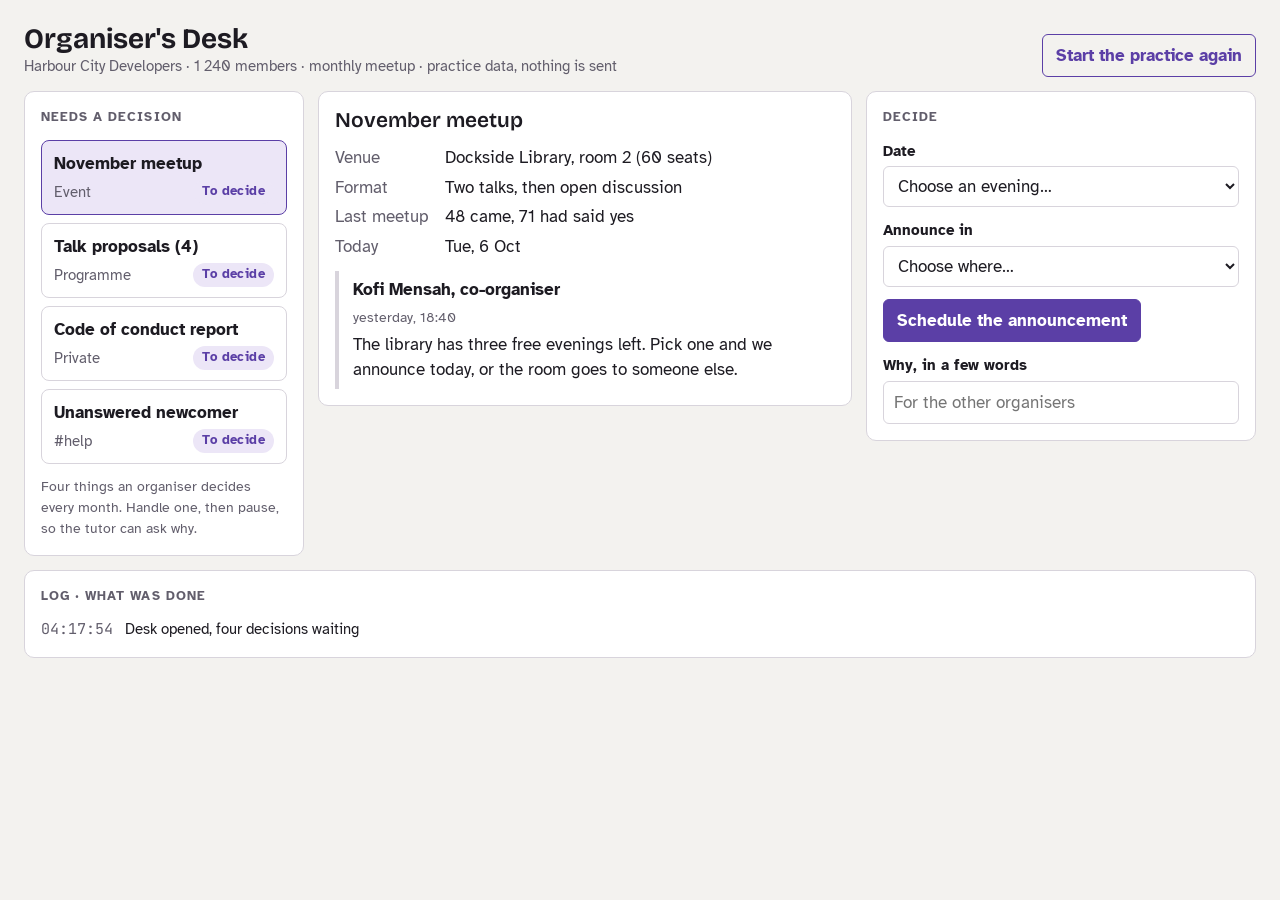
<file: tests/screens/community-desk.html>
<!doctype html>
<html lang="en">
<meta charset="utf-8">
<meta name="viewport" content="width=device-width, initial-scale=1">
<title>Organiser's Desk</title>
<link rel="preconnect" href="https://fonts.googleapis.com">
<link rel="stylesheet" href="https://fonts.googleapis.com/css2?family=Atkinson+Hyperlegible:wght@400;700&family=Bricolage+Grotesque:opsz,wght@12..96,600;12..96,700&family=JetBrains+Mono:wght@400;500&display=swap">
<style>
/* Layout: a community organiser's workspace. What needs a decision on the left, the item open in the middle, the decision tools on the right, the log underneath. Large type, legible on a screen captured at two frames a second. */
:root {
  --bg: #f3f2ef; --panel: #ffffff; --ink: #1d1b22; --muted: #625e6c; --line: #d8d4dc;
  --accent: #5b3fa6; --accent-ink: #ffffff; --sel: #ece6f7;
  --ok: #1f7a4a; --ok-soft: #e0f2e8; --warn: #93600a; --warn-soft: #fbefd8; --bad: #b4232f; --bad-soft: #fbe2e4;
  --display: "Bricolage Grotesque", "Avenir Next", system-ui, sans-serif;
  --body: "Atkinson Hyperlegible", system-ui, -apple-system, "Segoe UI", sans-serif;
  --mono: "JetBrains Mono", ui-monospace, Menlo, monospace;
}
@media (prefers-color-scheme: dark) { :root:not([data-theme="light"]) {
  --bg: #141217; --panel: #1d1a22; --ink: #ece9f1; --muted: #a39dad; --line: #35303d;
  --accent: #b39cf0; --accent-ink: #17121f; --sel: #2b2240;
  --ok: #67d39a; --ok-soft: #173225; --warn: #f2bd5c; --warn-soft: #3a2d12; --bad: #ff8c94; --bad-soft: #3f1c20; color-scheme: dark } }
:root[data-theme="dark"] {
  --bg: #141217; --panel: #1d1a22; --ink: #ece9f1; --muted: #a39dad; --line: #35303d;
  --accent: #b39cf0; --accent-ink: #17121f; --sel: #2b2240;
  --ok: #67d39a; --ok-soft: #173225; --warn: #f2bd5c; --warn-soft: #3a2d12; --bad: #ff8c94; --bad-soft: #3f1c20; color-scheme: dark }

* { box-sizing: border-box; }
body { background: var(--bg); color: var(--ink); font: 17px/1.5 var(--body); padding-inline: 16px; padding-block: 16px 28px; }
.wrap { max-width: 1400px; margin: 0 auto; display: grid; gap: 14px; }
header { display: flex; flex-wrap: wrap; align-items: end; justify-content: space-between; gap: 8px 20px; }
h1 { margin: 0; font: 700 28px/1.1 var(--display); text-wrap: balance; }
h3 { margin: 0; font: 600 21px/1.2 var(--display); text-wrap: balance; }
.sub { color: var(--muted); font-size: 15px; }
.mono { font-family: var(--mono); font-variant-numeric: tabular-nums; }
.desk { display: grid; grid-template-columns: minmax(0, 280px) minmax(0, 1fr) minmax(0, 390px); gap: 14px; align-items: start; }
@media (max-width: 1050px) { .desk { grid-template-columns: minmax(0, 1fr); } }
.panel { background: var(--panel); border: 1px solid var(--line); border-radius: 10px; padding: 16px; display: grid; gap: 12px; min-width: 0; }
.panel h2 { margin: 0; font-size: 13px; letter-spacing: .08em; text-transform: uppercase; color: var(--muted); font-weight: 700; }

.queue { list-style: none; margin: 0; padding: 0; display: grid; gap: 8px; }
.queue button { width: 100%; text-align: left; font: inherit; color: inherit; background: transparent; border: 1px solid var(--line);
  border-radius: 8px; padding: 10px 12px; display: grid; gap: 4px; cursor: pointer; }
.queue button[aria-current="true"] { background: var(--sel); border-color: var(--accent); }
.queue .who { font-weight: 700; }
.queue .meta { display: flex; justify-content: space-between; align-items: center; gap: 8px; color: var(--muted); font-size: 15px; }

.chip { display: inline-block; font-size: 13px; font-weight: 700; letter-spacing: .03em; padding: 2px 9px; border-radius: 99px; white-space: nowrap; }
.chip.todo { background: var(--sel); color: var(--accent); }
.chip.ok { background: var(--ok-soft); color: var(--ok); }
.chip.warn { background: var(--warn-soft); color: var(--warn); }
.chip.bad { background: var(--bad-soft); color: var(--bad); }

.message { border-left: 4px solid var(--line); padding: 6px 0 6px 14px; display: grid; gap: 4px; }
.message .from { font-weight: 700; }
.message .when { color: var(--muted); font-size: 14px; }
.message p { margin: 0; max-width: 65ch; }
dl.facts { margin: 0; display: grid; grid-template-columns: max-content minmax(0, 1fr); gap: 4px 16px; }
dl.facts dt { color: var(--muted); }
dl.facts dd { margin: 0; min-width: 0; overflow-wrap: anywhere; }
.talks { list-style: none; margin: 0; padding: 0; display: grid; gap: 10px; }
.talk { border: 1px solid var(--line); border-radius: 8px; padding: 12px; display: grid; gap: 6px; }
.talk .top { display: flex; flex-wrap: wrap; justify-content: space-between; gap: 6px 12px; align-items: baseline; }
.talk .title { font-weight: 700; }
.talk .by { color: var(--muted); font-size: 15px; }

.tools { display: grid; gap: 12px; }
.field { display: grid; gap: 4px; }
label, .label { font-size: 15px; font-weight: 700; }
select, input[type="text"] { font: inherit; color: var(--ink); background: var(--panel); border: 1px solid var(--line); border-radius: 6px; padding: 8px 10px; width: 100%; }
.checks { display: grid; gap: 6px; }
.checks label { font-weight: 400; display: flex; gap: 8px; align-items: center; }
.btn { font: inherit; font-weight: 700; border-radius: 6px; padding: 8px 13px; cursor: pointer; border: 1px solid var(--accent); background: transparent; color: var(--accent); }
.btn.primary { background: var(--accent); color: var(--accent-ink); }
.btn:disabled { opacity: .45; cursor: not-allowed; }
.actions { display: flex; flex-wrap: wrap; gap: 8px; }
button:focus-visible, select:focus-visible, input:focus-visible { outline: 3px solid var(--accent); outline-offset: 2px; }
.banner { border-radius: 6px; padding: 10px 12px; font-weight: 700; }
.banner.ok { background: var(--ok-soft); color: var(--ok); }
.banner.bad { background: var(--bad-soft); color: var(--bad); }
.banner.warn { background: var(--warn-soft); color: var(--warn); }
.note { color: var(--muted); font-size: 14px; margin: 0; }

.journal ol { margin: 0; padding: 0; list-style: none; display: grid; gap: 4px; max-height: 220px; overflow-y: auto; }
.journal li { display: grid; grid-template-columns: max-content minmax(0, 1fr); gap: 12px; font-size: 15px; }
.journal time { color: var(--muted); font-family: var(--mono); }
@media (prefers-reduced-motion: no-preference) { .flash { animation: flash .9s ease-out; } }
@keyframes flash { from { background: var(--sel); } to { background: transparent; } }
</style>

<div class="wrap">
  <header>
    <div>
      <h1>Organiser's Desk</h1>
      <div class="sub">Harbour City Developers · 1 240 members · monthly meetup · practice data, nothing is sent</div>
    </div>
    <button class="btn" id="reset" type="button">Start the practice again</button>
  </header>

  <div class="desk">
    <section class="panel" aria-labelledby="q-title">
      <h2 id="q-title">Needs a decision</h2>
      <ul class="queue" id="queue"></ul>
      <p class="note">Four things an organiser decides every month. Handle one, then pause, so the tutor can ask why.</p>
    </section>
    <section class="panel" id="detail" aria-live="polite"></section>
    <section class="panel" aria-labelledby="t-title">
      <h2 id="t-title">Decide</h2>
      <div class="tools" id="tools"></div>
      <div class="field">
        <label for="memo">Why, in a few words</label>
        <input type="text" id="memo" placeholder="For the other organisers">
      </div>
      <div id="banner" class="banner" hidden></div>
    </section>
  </div>

  <section class="panel journal" aria-labelledby="j-title">
    <h2 id="j-title">Log · what was done</h2>
    <ol id="journal" aria-live="polite"></ol>
  </section>
</div>

<script>
const TODAY = new Date(2026, 9, 6);
const day = (d) => d.toLocaleDateString("en-GB", { weekday: "short", day: "numeric", month: "short" });
const plus = (n) => new Date(TODAY.getTime() + n * 86400000);
const ORGANISERS = ["Amara Okafor", "Kofi Mensah", "Léa Martin", "Tomás Ruiz"];

const ITEMS = [
  { id: "meetup", who: "November meetup", tag: "Event" },
  { id: "talks", who: "Talk proposals (4)", tag: "Programme" },
  { id: "report", who: "Code of conduct report", tag: "Private" },
  { id: "newcomer", who: "Unanswered newcomer", tag: "#help" },
];
const TALKS = [
  { title: "Shipping a Django app on a 5 € server", by: "Yaw Boateng · first talk ever", note: "Draft slides attached, 25 minutes." },
  { title: "Why you should buy CloudForge Enterprise", by: "Sales team, CloudForge Inc.", note: "Offers to sponsor the pizza if accepted." },
  { title: "Accessibility testing with a screen reader, live", by: "Nadia Haddad · spoke twice before", note: "Needs a microphone and the projector sound." },
  { title: "Rust vs Go: which one wins?", by: "Jonas Weber", note: "Abstract is two lines long." },
];

const $ = (id) => document.getElementById(id);
const el = (tag, cls, text) => { const e = document.createElement(tag); if (cls) e.className = cls; if (text != null) e.textContent = text; return e; };

function fresh() {
  return { current: 0, memo: {}, status: { meetup: "todo", talks: "todo", report: "todo", newcomer: "todo" },
    meetup: { date: "", channel: "" }, talks: TALKS.map(() => ""), report: { picked: [] }, newcomer: "" };
}
function load() { try { const s = JSON.parse(localStorage.getItem("organiser-desk")); if (s && s.status) return s; } catch {} return fresh(); }
function save() { try { localStorage.setItem("organiser-desk", JSON.stringify(state)); } catch {} }
let state = load(), journal = [];

const STATUS = { todo: ["To decide", "todo"], ok: ["Done", "ok"], warn: ["Done, with a risk", "warn"], bad: ["Blocked", "bad"] };

function log(text) {
  const t = new Date().toLocaleTimeString("en-GB", { hour: "2-digit", minute: "2-digit", second: "2-digit" });
  journal.unshift([t, text]);
  $("journal").replaceChildren(...journal.map(([time, what]) => { const li = el("li"); li.append(el("time", null, time), el("span", null, what)); return li; }));
  $("journal").firstChild.classList.add("flash");
}
function banner(kind, text) { const b = $("banner"); b.hidden = !text; b.className = "banner " + kind; b.textContent = text || ""; }
function done(id, kind, text, line) { state.status[id] = kind; save(); renderQueue(); banner(kind, text); log(line); }

function renderQueue() {
  $("queue").replaceChildren(...ITEMS.map((it, i) => {
    const li = el("li"), b = el("button"); b.type = "button"; b.setAttribute("aria-current", String(i === state.current));
    const [label, kind] = STATUS[state.status[it.id]];
    const meta = el("span", "meta"); meta.append(el("span", null, it.tag), el("span", "chip " + kind, label));
    b.append(el("span", "who", it.who), meta);
    b.addEventListener("click", () => { state.current = i; save(); render(); log(`Opened: ${it.who}`); });
    li.append(b); return li;
  }));
}

function message(from, when, text) {
  const m = el("div", "message"); m.append(el("span", "from", from), el("span", "when", when), el("p", null, text)); return m;
}

const VIEWS = {
  meetup() {
    const d = $("detail"), t = $("tools");
    const facts = el("dl", "facts");
    for (const [k, v] of [["Venue", "Dockside Library, room 2 (60 seats)"], ["Format", "Two talks, then open discussion"], ["Last meetup", "48 came, 71 had said yes"], ["Today", day(TODAY)]]) facts.append(el("dt", null, k), el("dd", null, v));
    d.replaceChildren(el("h3", null, "November meetup"), facts,
      message("Kofi Mensah, co-organiser", "yesterday, 18:40", "The library has three free evenings left. Pick one and we announce today, or the room goes to someone else."));
    const date = el("select"); date.id = "m-date";
    date.append(new Option("Choose an evening…", ""));
    for (const n of [9, 16, 23]) date.append(new Option(`${day(plus(n))}, 18:30 · in ${n} days`, String(n)));
    date.value = state.meetup.date;
    const ch = el("select"); ch.id = "m-channel";
    for (const [v, l] of [["", "Choose where…"], ["public", "#announcements (public, everyone)"], ["members", "#members (logged-in members only)"], ["organisers", "#organisers (four people)"]]) ch.append(new Option(l, v));
    ch.value = state.meetup.channel;
    const f1 = el("div", "field"), l1 = el("label", null, "Date"); l1.htmlFor = "m-date"; f1.append(l1, date);
    const f2 = el("div", "field"), l2 = el("label", null, "Announce in"); l2.htmlFor = "m-channel"; f2.append(l2, ch);
    const go = el("button", "btn primary", "Schedule the announcement"); go.type = "button";
    date.onchange = () => { state.meetup.date = date.value; save(); if (date.value) log(`Date chosen: ${date.selectedOptions[0].textContent}`); };
    ch.onchange = () => { state.meetup.channel = ch.value; save(); if (ch.value) log(`Channel chosen: ${ch.selectedOptions[0].textContent}`); };
    go.onclick = () => {
      const n = Number(state.meetup.date), c = state.meetup.channel;
      if (!n || !c) return banner("bad", "Choose a date and a channel first.");
      if (c !== "public") return done("meetup", "bad", "Announced where newcomers cannot see it.", `Announcement scheduled in #${c}, ${n} days ahead`);
      if (n < 14) return done("meetup", "warn", `Announced only ${n} days ahead. Fewer people can plan for it.`, `Announcement scheduled publicly, only ${n} days ahead`);
      done("meetup", "ok", `Announced publicly, ${n} days ahead.`, `Announcement scheduled in #announcements, ${n} days ahead`);
    };
    const a = el("div", "actions"); a.append(go);
    t.replaceChildren(f1, f2, a);
  },
  talks() {
    const d = $("detail"), t = $("tools");
    const list = el("ul", "talks");
    TALKS.forEach((tk, i) => {
      const li = el("li", "talk"), top = el("div", "top"), v = state.talks[i];
      const chip = el("span", "chip " + ({ accept: "ok", decline: "bad", rework: "warn" }[v] || "todo"), { accept: "Accepted", decline: "Declined", rework: "Asked to rework" }[v] || "Open");
      top.append(el("span", "title", tk.title), chip);
      const acts = el("div", "actions");
      for (const [k, l] of [["accept", "Accept"], ["rework", "Ask to rework"], ["decline", "Decline"]]) {
        const b = el("button", "btn", l); b.type = "button";
        b.onclick = () => { state.talks[i] = k; save(); VIEWS.talks(); log(`${l}: "${tk.title}"`);
          const n = state.talks.filter((x) => x === "accept").length;
          if (state.talks.every(Boolean)) done("talks", n === 2 ? "ok" : "warn", n === 2 ? "Two talks accepted, the evening is full." : `${n} talks accepted for two slots.`, `Programme closed with ${n} accepted`); };
        acts.append(b);
      }
      li.append(top, el("span", "by", tk.by), el("span", null, tk.note), acts); list.append(li);
    });
    d.replaceChildren(el("h3", null, "Talk proposals · two slots"), list);
    t.replaceChildren(el("p", "note", "Decide each proposal in the middle. The programme closes when all four have an answer."));
  },
  report() {
    const d = $("detail"), t = $("tools");
    d.replaceChildren(el("h3", null, "Code of conduct report"),
      message("Anonymous form", "today, 07:12", "At the October meetup, during the break, an organiser kept commenting on my appearance after I asked him to stop. I don't want my name shared. The organiser was wearing the Léa-run workshop t-shirt and was helping with the projector."),
      el("p", "note", "The report names no one directly. Léa Martin ran the workshop and handled the projector that night."));
    const checks = el("div", "checks");
    ORGANISERS.forEach((name) => {
      const lab = el("label"), box = el("input"); box.type = "checkbox"; box.checked = state.report.picked.includes(name);
      box.onchange = () => { state.report.picked = box.checked ? [...state.report.picked, name] : state.report.picked.filter((x) => x !== name); save(); log(`${box.checked ? "Added" : "Removed"} ${name} ${box.checked ? "to" : "from"} the report`); };
      lab.append(box, document.createTextNode(name)); checks.append(lab);
    });
    const assign = el("button", "btn primary", "Assign the report"); assign.type = "button";
    assign.onclick = () => {
      const p = state.report.picked;
      if (p.includes("Léa Martin")) return done("report", "bad", "Someone close to the report is handling it.", `Report assigned to ${p.join(", ")}`);
      if (p.length !== 2) return done("report", "warn", `${p.length} people on a report kept to two.`, `Report assigned to ${p.length} organiser(s)`);
      done("report", "ok", `Assigned to ${p.join(" and ")}. The reporter's identity stays with them.`, `Report assigned to ${p.join(" and ")}`);
    };
    const share = el("button", "btn", "Post it in #organisers"); share.type = "button";
    share.onclick = () => done("report", "bad", "A private report was posted to a shared channel.", "Report posted in #organisers");
    const lab = el("span", "label", "Who handles it"); const a = el("div", "actions"); a.append(assign, share);
    t.replaceChildren(lab, checks, a);
  },
  newcomer() {
    const d = $("detail"), t = $("tools");
    d.replaceChildren(el("h3", null, "#help · no reply for 3 days"),
      message("Ifeoma (joined 4 days ago)", "Friday, 21:05", "Hi all! I'm learning Python on my own and I'm stuck installing packages on Windows, pip says it isn't recognised. Is this the right place to ask? Sorry if it's a dumb question."),
      el("p", "note", "Seen by 37 members. Two reacted with an eye emoji. Nobody replied."));
    const opts = [["reply", "Reply myself now", "ok", "Replied, and welcomed her by name."],
      ["mentor", "Tag a volunteer mentor", "ok", "A mentor was tagged, with a thank you to Ifeoma for asking."],
      ["guide", "Point to the install guide only", "warn", "A link alone, three days late."],
      ["wait", "Leave it, someone will answer", "bad", "A newcomer left unanswered."]];
    const a = el("div", "actions");
    for (const [k, l, kind, text] of opts) { const b = el("button", "btn", l); b.type = "button";
      b.onclick = () => { state.newcomer = k; done("newcomer", kind, text, `Newcomer in #help: ${l.toLowerCase()}`); }; a.append(b); }
    t.replaceChildren(a);
  },
};

function render() {
  renderQueue();
  const id = ITEMS[state.current].id;
  VIEWS[id]();
  $("memo").value = state.memo[id] || "";
  const s = state.status[id];
  if (s === "todo") banner("", ""); else banner(STATUS[s][1], `Decided: ${STATUS[s][0].toLowerCase()}.`);
}
$("memo").addEventListener("input", (e) => { state.memo[ITEMS[state.current].id] = e.target.value; save(); });
$("memo").addEventListener("change", (e) => { if (e.target.value) log(`Note: "${e.target.value}"`); });
$("reset").addEventListener("click", () => { state = fresh(); journal = []; save(); render(); log("Practice started again"); });

render();
log("Desk opened, four decisions waiting");
</script>
</file>
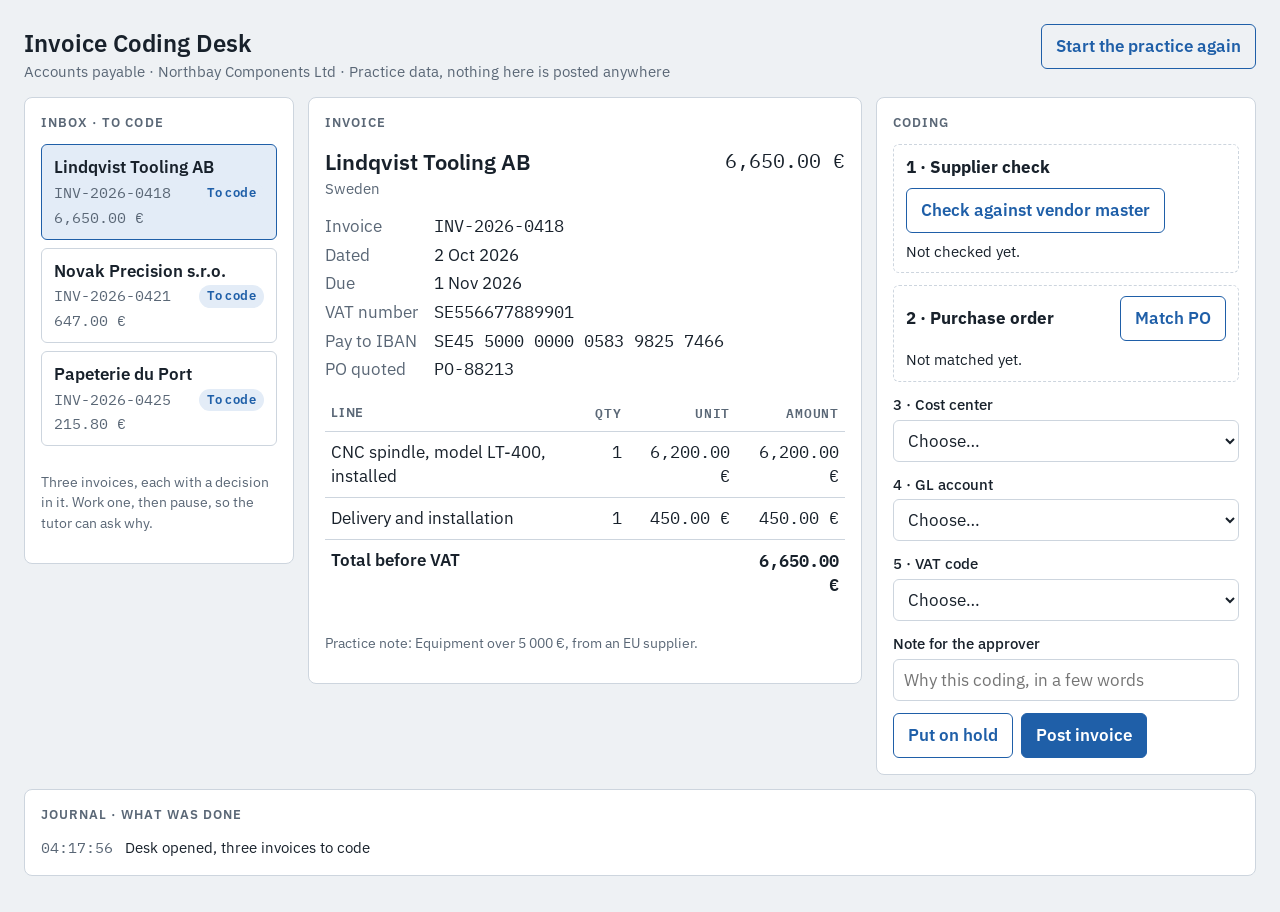
<file: tests/screens/invoice-desk.html>
<!doctype html>
<html lang="en">
<meta charset="utf-8">
<meta name="viewport" content="width=device-width, initial-scale=1">
<title>Invoice Coding Desk</title>
<link rel="preconnect" href="https://fonts.googleapis.com">
<link rel="stylesheet" href="https://fonts.googleapis.com/css2?family=IBM+Plex+Sans:wght@400;500;600&family=IBM+Plex+Mono:wght@400;500&display=swap">
<style>
/* Layout: an accounts payable workbench. Queue on the left, the invoice in the middle, the coding form on the right, the journal underneath. Large type, so a screen captured at two frames a second stays legible. */
:root {
  --bg: #eef1f4; --panel: #ffffff; --ink: #18212b; --muted: #5a6776; --line: #cdd5de;
  --accent: #1f5fa8; --accent-ink: #ffffff; --ok: #1d7a46; --ok-soft: #e1f3e8;
  --warn: #9a5b00; --warn-soft: #fdf0d9; --bad: #b3261e; --bad-soft: #fbe3e1; --sel: #e3ecf7;
  --sans: "IBM Plex Sans", system-ui, -apple-system, "Segoe UI", sans-serif;
  --mono: "IBM Plex Mono", ui-monospace, "SF Mono", Menlo, monospace;
}
@media (prefers-color-scheme: dark) { :root:not([data-theme="light"]) {
  --bg: #11161c; --panel: #1a2129; --ink: #e8edf2; --muted: #9aa7b5; --line: #2f3a46;
  --accent: #6aa5ec; --accent-ink: #0d1520; --ok: #5fcf8d; --ok-soft: #173326;
  --warn: #f0b456; --warn-soft: #3a2c12; --bad: #ff8a80; --bad-soft: #3d1c1a; --sel: #20324a; color-scheme: dark } }
:root[data-theme="dark"] {
  --bg: #11161c; --panel: #1a2129; --ink: #e8edf2; --muted: #9aa7b5; --line: #2f3a46;
  --accent: #6aa5ec; --accent-ink: #0d1520; --ok: #5fcf8d; --ok-soft: #173326;
  --warn: #f0b456; --warn-soft: #3a2c12; --bad: #ff8a80; --bad-soft: #3d1c1a; --sel: #20324a; color-scheme: dark }

* { box-sizing: border-box; }
body { background: var(--bg); color: var(--ink); font: 17px/1.45 var(--sans); padding-inline: 16px; padding-block: 16px 28px; }
.wrap { max-width: 1400px; margin: 0 auto; display: grid; gap: 14px; }
header { display: flex; flex-wrap: wrap; align-items: baseline; justify-content: space-between; gap: 8px 20px; }
h1 { margin: 0; font-size: 24px; font-weight: 600; text-wrap: balance; }
.sub { color: var(--muted); font-size: 15px; }
.mono { font-family: var(--mono); font-variant-numeric: tabular-nums; }
.desk { display: grid; grid-template-columns: minmax(0, 270px) minmax(0, 1fr) minmax(0, 380px); gap: 14px; align-items: start; }
@media (max-width: 1050px) { .desk { grid-template-columns: minmax(0, 1fr); } }
.panel { background: var(--panel); border: 1px solid var(--line); border-radius: 8px; padding: 16px; display: grid; gap: 12px; min-width: 0; }
.panel h2 { margin: 0; font-size: 13px; letter-spacing: .08em; text-transform: uppercase; color: var(--muted); font-weight: 600; }

.queue { list-style: none; margin: 0; padding: 0; display: grid; gap: 8px; }
.queue button { width: 100%; text-align: left; font: inherit; color: inherit; background: transparent; border: 1px solid var(--line);
  border-radius: 6px; padding: 10px 12px; display: grid; gap: 2px; cursor: pointer; }
.queue button[aria-current="true"] { background: var(--sel); border-color: var(--accent); }
.queue .who { font-weight: 600; }
.queue .meta { display: flex; justify-content: space-between; gap: 8px; color: var(--muted); font-size: 15px; }

.chip { display: inline-block; font-size: 13px; font-weight: 600; letter-spacing: .03em; padding: 2px 8px; border-radius: 99px; white-space: nowrap; }
.chip.todo { background: var(--sel); color: var(--accent); }
.chip.ok { background: var(--ok-soft); color: var(--ok); }
.chip.warn { background: var(--warn-soft); color: var(--warn); }
.chip.bad { background: var(--bad-soft); color: var(--bad); }

.invoice { display: grid; gap: 14px; }
.inv-head { display: flex; flex-wrap: wrap; justify-content: space-between; gap: 8px 24px; }
.inv-head .from { font-size: 22px; font-weight: 600; }
dl.facts { margin: 0; display: grid; grid-template-columns: max-content minmax(0, 1fr); gap: 4px 16px; }
dl.facts dt { color: var(--muted); }
dl.facts dd { margin: 0; min-width: 0; overflow-wrap: anywhere; }
.lines { overflow-x: auto; }
table { width: 100%; border-collapse: collapse; }
th, td { text-align: left; padding: 8px 6px; border-bottom: 1px solid var(--line); vertical-align: top; }
th { font-size: 13px; color: var(--muted); text-transform: uppercase; letter-spacing: .06em; font-weight: 600; }
td.num, th.num { text-align: right; font-family: var(--mono); font-variant-numeric: tabular-nums; }
tfoot td { font-weight: 600; border-bottom: none; }

.form { display: grid; gap: 12px; }
.field { display: grid; gap: 4px; }
label { font-size: 15px; font-weight: 500; }
select, input[type="text"] { font: inherit; color: var(--ink); background: var(--panel); border: 1px solid var(--line); border-radius: 6px; padding: 8px 10px; width: 100%; }
.check { display: grid; gap: 8px; border: 1px dashed var(--line); border-radius: 6px; padding: 10px 12px; }
.check .row { display: flex; flex-wrap: wrap; align-items: center; justify-content: space-between; gap: 8px; }
.result { font-size: 15px; }
.result.ok { color: var(--ok); } .result.bad { color: var(--bad); } .result.warn { color: var(--warn); }
.btn { font: inherit; font-weight: 600; border-radius: 6px; padding: 9px 14px; cursor: pointer; border: 1px solid var(--accent); background: transparent; color: var(--accent); }
.btn.primary { background: var(--accent); color: var(--accent-ink); }
.btn:disabled { opacity: .45; cursor: not-allowed; }
.actions { display: flex; flex-wrap: wrap; gap: 8px; }
button:focus-visible, select:focus-visible, input:focus-visible { outline: 3px solid var(--accent); outline-offset: 2px; }
.banner { border-radius: 6px; padding: 10px 12px; font-weight: 500; }
.banner.ok { background: var(--ok-soft); color: var(--ok); }
.banner.bad { background: var(--bad-soft); color: var(--bad); }
.banner.warn { background: var(--warn-soft); color: var(--warn); }

.journal ol { margin: 0; padding-left: 0; list-style: none; display: grid; gap: 4px; max-height: 220px; overflow-y: auto; }
.journal li { display: grid; grid-template-columns: max-content minmax(0, 1fr); gap: 12px; font-size: 15px; }
.journal time { color: var(--muted); font-family: var(--mono); }
.note { color: var(--muted); font-size: 14px; }
@media (prefers-reduced-motion: no-preference) { .flash { animation: flash .9s ease-out; } }
@keyframes flash { from { background: var(--sel); } to { background: transparent; } }
</style>

<div class="wrap">
  <header>
    <div>
      <h1>Invoice Coding Desk</h1>
      <div class="sub">Accounts payable · Northbay Components Ltd · Practice data, nothing here is posted anywhere</div>
    </div>
    <div class="actions">
      <button class="btn" id="reset" type="button">Start the practice again</button>
    </div>
  </header>

  <div class="desk">
    <section class="panel" aria-labelledby="q-title">
      <h2 id="q-title">Inbox · to code</h2>
      <ul class="queue" id="queue"></ul>
      <p class="note">Three invoices, each with a decision in it. Work one, then pause, so the tutor can ask why.</p>
    </section>

    <section class="panel invoice" aria-labelledby="inv-title" id="invoice"></section>

    <section class="panel" aria-labelledby="c-title">
      <h2 id="c-title">Coding</h2>
      <form class="form" id="form" autocomplete="off">
        <div class="check">
          <div class="row"><strong>1 · Supplier check</strong>
            <button class="btn" type="button" id="check-supplier">Check against vendor master</button></div>
          <div class="result" id="supplier-result" aria-live="polite">Not checked yet.</div>
        </div>
        <div class="check">
          <div class="row"><strong>2 · Purchase order</strong>
            <button class="btn" type="button" id="check-po">Match PO</button></div>
          <div class="result" id="po-result" aria-live="polite">Not matched yet.</div>
        </div>
        <div class="field">
          <label for="cost-center">3 · Cost center</label>
          <select id="cost-center">
            <option value="">Choose…</option>
            <option value="CC-110">CC-110 Production line A</option>
            <option value="CC-120">CC-120 Production line B</option>
            <option value="CC-310">CC-310 Office and administration</option>
            <option value="CC-420">CC-420 Maintenance</option>
          </select>
        </div>
        <div class="field">
          <label for="account">4 · GL account</label>
          <select id="account">
            <option value="">Choose…</option>
            <option value="1510">1510 Machinery and equipment (capex)</option>
            <option value="6150">6150 Repairs and maintenance (opex)</option>
            <option value="6230">6230 Small tools under 5 000 € (opex)</option>
            <option value="6410">6410 Office supplies (opex)</option>
          </select>
        </div>
        <div class="field">
          <label for="vat">5 · VAT code</label>
          <select id="vat">
            <option value="">Choose…</option>
            <option value="D20">D20 Domestic 20 %</option>
            <option value="RC">RC Reverse charge (EU supplier)</option>
            <option value="Z0">Z0 Exempt</option>
          </select>
        </div>
        <div class="field">
          <label for="memo">Note for the approver</label>
          <input type="text" id="memo" placeholder="Why this coding, in a few words">
        </div>
        <div id="banner" class="banner" hidden></div>
        <div class="actions">
          <button class="btn" type="button" id="hold">Put on hold</button>
          <button class="btn primary" type="submit" id="post">Post invoice</button>
        </div>
      </form>
    </section>
  </div>

  <section class="panel journal" aria-labelledby="j-title">
    <h2 id="j-title">Journal · what was done</h2>
    <ol id="journal" aria-live="polite"></ol>
  </section>
</div>

<script>
const INVOICES = [
  { id: "INV-2026-0418", from: "Lindqvist Tooling AB", country: "Sweden", vat: "SE556677889901", date: "2 Oct 2026", due: "1 Nov 2026",
    iban: "SE45 5000 0000 0583 9825 7466", masterIban: "SE45 5000 0000 0583 9825 7466", po: "PO-88213", poOk: true,
    lines: [["CNC spindle, model LT-400, installed", 1, 6200.00], ["Delivery and installation", 1, 450.00]],
    hint: "Equipment over 5 000 €, from an EU supplier." },
  { id: "INV-2026-0421", from: "Novak Precision s.r.o.", country: "Czechia", vat: "CZ27094312", date: "3 Oct 2026", due: "17 Oct 2026",
    iban: "CZ12 0800 0000 0099 1122 3344", masterIban: "CZ65 0800 0000 1920 0014 5399", po: "PO-88190", poOk: true,
    lines: [["Bearing set, 6204-2RS (box of 20)", 3, 184.00], ["Express freight", 1, 95.00]],
    hint: "The bank details on the invoice are new." },
  { id: "INV-2026-0425", from: "Papeterie du Port", country: "France", vat: "FR40123456824", date: "4 Oct 2026", due: "3 Nov 2026",
    iban: "FR76 3000 6000 0112 3456 7890 189", masterIban: "FR76 3000 6000 0112 3456 7890 189", po: null, poOk: false,
    lines: [["A4 paper, 80 g (5 reams)", 4, 21.50], ["Toner, black, HL-L2350", 2, 64.90]],
    hint: "No purchase order quoted." },
];
const fmt = (n) => n.toLocaleString("en-GB", { minimumFractionDigits: 2, maximumFractionDigits: 2 }) + " €";
const total = (inv) => inv.lines.reduce((s, [, q, p]) => s + q * p, 0);
const $ = (id) => document.getElementById(id);

let state;
function fresh() {
  return { current: 0, items: INVOICES.map(() => ({ status: "todo", supplier: null, po: null, cc: "", account: "", vat: "", memo: "" })) };
}
function load() { try { const s = JSON.parse(localStorage.getItem("invoice-desk")); if (s && s.items?.length === INVOICES.length) return s; } catch {} return fresh(); }
function save() { try { localStorage.setItem("invoice-desk", JSON.stringify(state)); } catch {} }
let journal = [];

const STATUS = { todo: ["To code", "todo"], posted: ["Posted", "ok"], hold: ["On hold", "warn"] };

function log(text) {
  const t = new Date().toLocaleTimeString("en-GB", { hour: "2-digit", minute: "2-digit", second: "2-digit" });
  journal.unshift([t, text]);
  const ol = $("journal");
  ol.replaceChildren(...journal.map(([time, what]) => { const li = document.createElement("li");
    const tm = document.createElement("time"); tm.textContent = time; const s = document.createElement("span"); s.textContent = what;
    li.append(tm, s); return li; }));
  ol.firstChild?.classList.add("flash");
}

function renderQueue() {
  $("queue").replaceChildren(...INVOICES.map((inv, i) => {
    const li = document.createElement("li"); const b = document.createElement("button"); b.type = "button";
    b.setAttribute("aria-current", String(i === state.current));
    const [label, kind] = STATUS[state.items[i].status];
    b.innerHTML = `<span class="who"></span><span class="meta"><span class="mono"></span><span class="chip ${kind}">${label}</span></span><span class="meta"><span class="mono"></span></span>`;
    b.querySelector(".who").textContent = inv.from;
    const monos = b.querySelectorAll(".mono"); monos[0].textContent = inv.id; monos[1].textContent = fmt(total(inv));
    b.addEventListener("click", () => { state.current = i; save(); render(); log(`Opened ${inv.id} from ${inv.from}`); });
    li.append(b); return li;
  }));
}

function renderInvoice() {
  const inv = INVOICES[state.current];
  const el = $("invoice");
  const rows = inv.lines.map(([d, q, p]) => `<tr><td></td><td class="num">${q}</td><td class="num">${fmt(p)}</td><td class="num">${fmt(q * p)}</td></tr>`).join("");
  el.innerHTML = `
    <h2 id="inv-title">Invoice</h2>
    <div class="inv-head"><div><div class="from"></div><div class="sub"></div></div>
      <div class="mono" style="font-size:20px">${fmt(total(inv))}</div></div>
    <dl class="facts">
      <dt>Invoice</dt><dd class="mono">${inv.id}</dd>
      <dt>Dated</dt><dd>${inv.date}</dd>
      <dt>Due</dt><dd>${inv.due}</dd>
      <dt>VAT number</dt><dd class="mono">${inv.vat}</dd>
      <dt>Pay to IBAN</dt><dd class="mono">${inv.iban}</dd>
      <dt>PO quoted</dt><dd class="mono">${inv.po ?? "none"}</dd>
    </dl>
    <div class="lines"><table><thead><tr><th>Line</th><th class="num">Qty</th><th class="num">Unit</th><th class="num">Amount</th></tr></thead>
      <tbody>${rows}</tbody><tfoot><tr><td colspan="3">Total before VAT</td><td class="num">${fmt(total(inv))}</td></tr></tfoot></table></div>
    <p class="note"></p>`;
  el.querySelector(".from").textContent = inv.from;
  el.querySelector(".sub").textContent = inv.country;
  el.querySelectorAll("tbody td:first-child").forEach((td, i) => (td.textContent = inv.lines[i][0]));
  el.querySelector(".note").textContent = "Practice note: " + inv.hint;
}

function renderForm() {
  const it = state.items[state.current];
  const s = $("supplier-result"), p = $("po-result");
  s.className = "result " + (it.supplier ?? ""); p.className = "result " + (it.po ?? "");
  const inv = INVOICES[state.current];
  s.textContent = it.supplier === "ok" ? "Supplier found, VAT number and IBAN match the vendor master."
    : it.supplier === "bad" ? `IBAN differs from the vendor master (${inv.masterIban}). Do not pay before calling the supplier on the number on file.`
    : "Not checked yet.";
  p.textContent = it.po === "ok" ? `${inv.po} found, quantities and prices match.`
    : it.po === "warn" ? "No purchase order on this invoice. Needs the budget owner's approval." : "Not matched yet.";
  $("cost-center").value = it.cc; $("account").value = it.account; $("vat").value = it.vat; $("memo").value = it.memo;
  const done = it.status !== "todo";
  for (const id of ["check-supplier", "check-po", "cost-center", "account", "vat", "memo", "hold", "post"]) $(id).disabled = done;
  const b = $("banner");
  if (it.status === "posted") { b.hidden = false; b.className = "banner ok"; b.textContent = `Posted to ${it.account}, cost center ${it.cc}, VAT ${it.vat}.`; }
  else if (it.status === "hold") { b.hidden = false; b.className = "banner warn"; b.textContent = "On hold. " + (it.memo || "No note given."); }
  else b.hidden = true;
}

function render() { renderQueue(); renderInvoice(); renderForm(); }

function warn(text) { const b = $("banner"); b.hidden = false; b.className = "banner bad"; b.textContent = text; }

$("check-supplier").addEventListener("click", () => {
  const inv = INVOICES[state.current], it = state.items[state.current];
  it.supplier = inv.iban === inv.masterIban ? "ok" : "bad"; save(); renderForm();
  log(it.supplier === "ok" ? `Supplier check passed for ${inv.from}` : `Supplier check FAILED for ${inv.from}: IBAN changed`);
});
$("check-po").addEventListener("click", () => {
  const inv = INVOICES[state.current], it = state.items[state.current];
  it.po = inv.poOk ? "ok" : "warn"; save(); renderForm();
  log(inv.poOk ? `${inv.po} matched for ${inv.id}` : `No purchase order on ${inv.id}`);
});
for (const [id, key, what] of [["cost-center", "cc", "Cost center"], ["account", "account", "GL account"], ["vat", "vat", "VAT code"]]) {
  $(id).addEventListener("change", (e) => { state.items[state.current][key] = e.target.value; save();
    if (e.target.value) log(`${what} set to ${e.target.selectedOptions[0].textContent} on ${INVOICES[state.current].id}`); });
}
$("memo").addEventListener("input", (e) => { state.items[state.current].memo = e.target.value; save(); });
$("memo").addEventListener("change", (e) => { if (e.target.value) log(`Note written: "${e.target.value}"`); });

$("hold").addEventListener("click", () => {
  const it = state.items[state.current]; it.status = "hold"; save(); render();
  log(`${INVOICES[state.current].id} put on hold`);
});
$("form").addEventListener("submit", (e) => {
  e.preventDefault();
  const inv = INVOICES[state.current], it = state.items[state.current];
  if (!it.supplier) return warn("Check the supplier before posting.");
  if (!it.cc || !it.account || !it.vat) return warn("Choose a cost center, a GL account and a VAT code.");
  it.status = "posted"; save(); render();
  log(`${inv.id} posted: ${it.account}, ${it.cc}, VAT ${it.vat}, ${fmt(total(inv))}`);
});
$("reset").addEventListener("click", () => { state = fresh(); journal = []; save(); render(); log("Practice started again"); });

state = load();
render();
log("Desk opened, three invoices to code");
</script>
</file>
